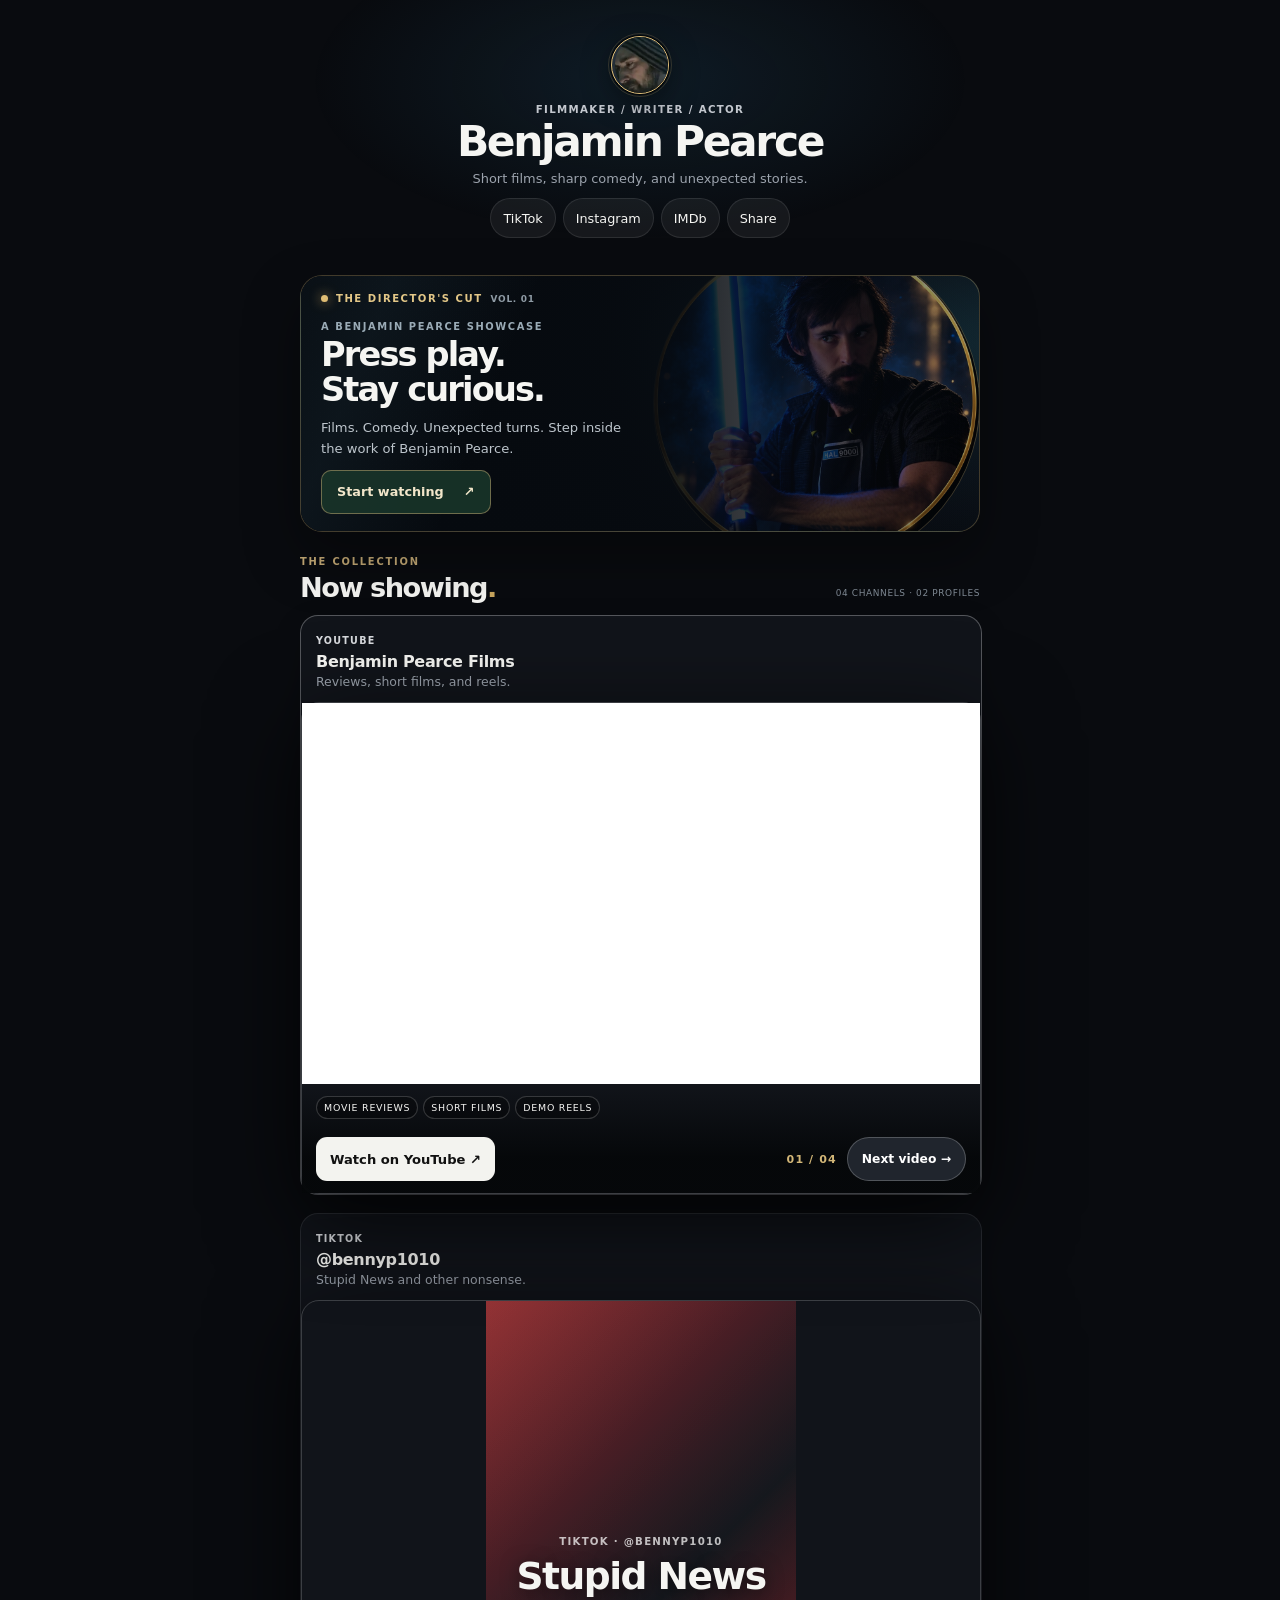
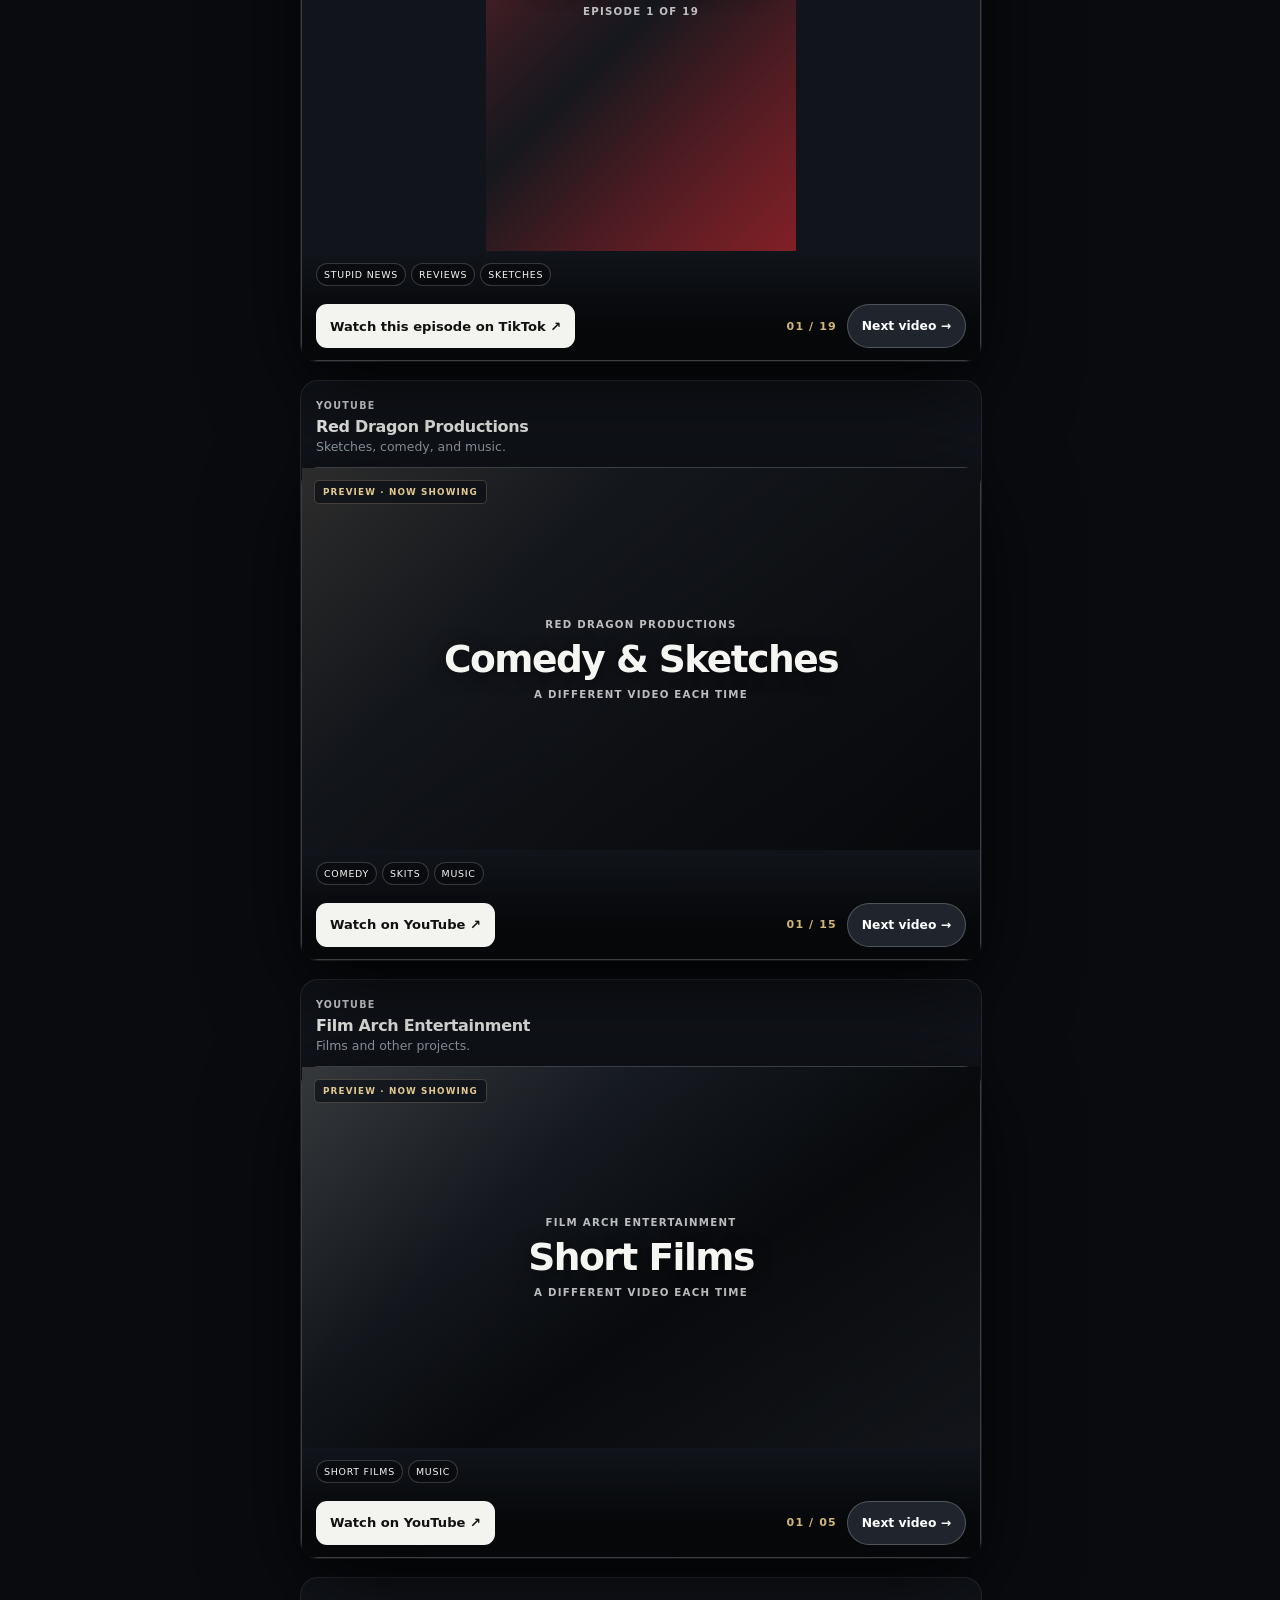
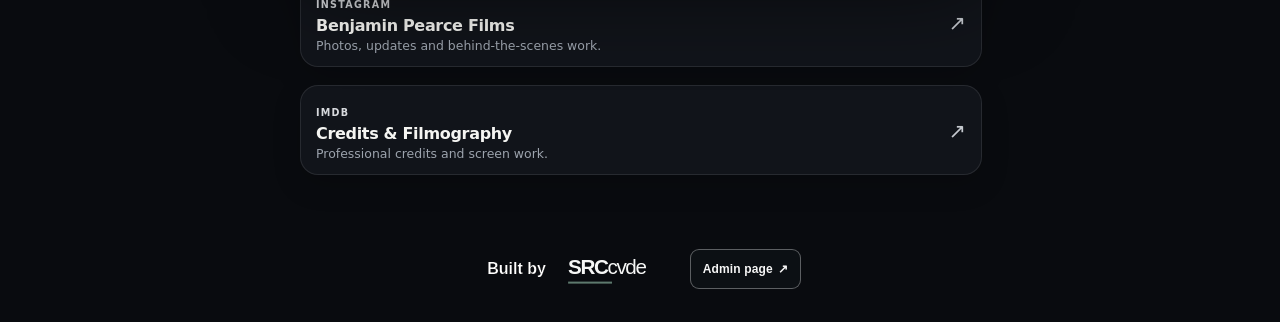
<file: index.html>
<!doctype html>
<html lang="en">
<head>
  <meta charset="utf-8" />
  <meta name="viewport" content="width=device-width, initial-scale=1, viewport-fit=cover" />
  <meta name="theme-color" content="#0f1115" />
  <meta name="description" content="Benjamin Pearce — filmmaker, writer, director, actor and producer. Watch movie reviews, comedy, short films, demo reels, music and more." />
  <meta property="og:type" content="website" />
  <meta property="og:title" content="Benjamin Pearce — Films, Reviews & Comedy" />
  <meta property="og:description" content="Explore Benjamin Pearce's films, reviews, sketches, series, demo reels and production work." />
  <meta name="twitter:card" content="summary" />
  <title>Benjamin Pearce — Watch</title>
  <link rel="manifest" href="./manifest.webmanifest" />
  <link rel="icon" href="./icon.svg" type="image/svg+xml" />
  <link rel="stylesheet" href="./styles.css" />
</head>
<body>
  <div class="app-shell">
    <header class="hero" id="profileTop">
      <div class="portrait premiere-portrait" aria-label="Benjamin Pearce profile photo" role="img"><img alt="" src="./ben-profile-new.webp" /></div>
      <div class="hero-copy">
        <p class="eyebrow">Filmmaker / Writer / Actor</p>
        <h1>Benjamin Pearce</h1>
        <p class="lede">Short films, sharp comedy, and unexpected stories.</p>
      </div>
      <nav class="social-row" aria-label="Social profiles">
        <a href="https://www.tiktok.com/@bennyp1010?_r=1&_t=ZP-9ALxzcQ5oSM" target="_blank" rel="noreferrer">TikTok</a>
        <a href="https://www.instagram.com/benjaminpearcefilms?stkn=MWQ1Z2F6NXBhb2sxZg==" target="_blank" rel="noreferrer">Instagram</a>
        <a href="https://www.imdb.com/name/nm4910822/?ref_=ext_shr" target="_blank" rel="noreferrer">IMDb</a>
        <button class="share-button" id="shareProfile" type="button">Share</button>
      </nav>
      <p class="share-status" id="shareStatus" aria-live="polite"></p>
    </header>

    <main>
      <section class="director-cut" aria-labelledby="directorTitle">
        <div class="director-art" aria-hidden="true"></div>
        <div class="director-content"><p class="director-kicker"><span class="on-air-dot"></span> THE DIRECTOR'S CUT <span class="edition">VOL. 01</span></p><p class="director-overline">A BENJAMIN PEARCE SHOWCASE</p><h2 id="directorTitle">Press play. Stay curious.</h2><p>Films. Comedy. Unexpected turns. Step inside the work of Benjamin Pearce.</p><a class="director-action" href="#mediaFeed">Start watching <span aria-hidden="true">↗</span></a></div>
      </section>
      <div class="showcase-heading"><div><span class="showcase-eyebrow">THE COLLECTION</span><h2>Now showing<span class="showcase-period">.</span></h2></div><span class="showcase-count">04 CHANNELS · 02 PROFILES</span></div>

      <section class="media-feed" id="mediaFeed" aria-label="Benjamin Pearce media channels">

        <article class="media-card" data-collection="films" data-categories="reviews shorts reels" data-source="youtube" data-playlist="CQv0PX1zvoA,UG8G6k8LzXk,_0rj5gMBPRA,R5pkL6bxWOs">
          <div class="card-compact">
            <div>
              <span class="source-pill">YouTube</span>
              <h3>Benjamin Pearce Films</h3>
              <p>Reviews, short films, and reels.</p>
            </div>
            <span class="arrow">↓</span>
          </div>
          <div class="card-expanded">
            <div class="preview-frame landscape">
              <button class="preview-play" type="button" aria-label="Play video">▶ Play video</button>
              <span class="premiere-frame-label" aria-hidden="true">PREVIEW · NOW SHOWING</span>
              <iframe class="media-embed youtube-embed" title="Benjamin Pearce Films videos" data-src="" allow="autoplay; encrypted-media; picture-in-picture" allowfullscreen></iframe>
              <div class="player-status" aria-hidden="true"><span class="player-spinner"></span><small>Loading preview</small></div>
              <div class="embed-poster review"><span>Benjamin Pearce Films</span><strong>Movie Reviews</strong><small>A different video each time</small></div>
            </div>
            <div class="expanded-copy">
              <div>
                <span class="category-tag">Movie Reviews</span>
                <span class="category-tag">Short Films</span>
                <span class="category-tag">Demo Reels</span>
              </div>
              <a class="visit-button" href="https://youtube.com/@benjaminpearcefilms?si=3b_tAPRrUwsw546F" target="_blank" rel="noreferrer">Watch on YouTube ↗</a>
              <span class="video-counter" aria-live="polite"></span><button class="next-video" type="button" aria-label="Play next video">Next video →</button>
            </div>
          </div>
        </article>

        <article class="media-card" data-collection="comedy" data-categories="news reviews comedy" data-source="tiktok" data-playlist="7641362985033780493,7641587983111539981,7678470168686677261,7678843026470423822,7679211886096764173,7681067817738784014,7681437541228203277,7681812184808164622,7683664908994497806,7686262971319864589,7686633393878027534,7687004352032165133,7688859626808315149,7689231809460178189,7689603082476358926,7691457209405820173,7691829159760252174,7692199956639124750,7694056581364714765">
          <div class="card-compact">
            <div>
              <span class="source-pill">TikTok</span>
              <h3>@bennyp1010</h3>
              <p>Stupid News and other nonsense.</p>
            </div>
            <span class="arrow">↓</span>
          </div>
          <div class="card-expanded">
            <div class="preview-frame portrait-video">
              <button class="preview-play" type="button" aria-label="Play video">▶ Play video</button>
              <span class="premiere-frame-label" aria-hidden="true">PREVIEW · NOW SHOWING</span>
              <div class="tiktok-media"><iframe class="media-embed tiktok-embed" title="Stupid News TikTok episode" loading="lazy" allow="encrypted-media; fullscreen; picture-in-picture" allowfullscreen></iframe>
                <div class="player-status" aria-hidden="true"><span class="player-spinner"></span><small>Loading preview</small></div>
              <div class="embed-poster news"><span>TikTok · @bennyp1010</span><strong>Stupid News</strong><small class="tiktok-episode">Episode 1 of 19 · Tap to watch ↗</small></div>
              </div>
            </div>
            <div class="expanded-copy">
              <div>
                <span class="category-tag">Stupid News</span>
                <span class="category-tag">Reviews</span>
                <span class="category-tag">Sketches</span>
              </div>
              <a class="visit-button tiktok-watch" href="https://www.tiktok.com/t/ZPLjj8xga/" target="_blank" rel="noopener noreferrer">Watch this episode on TikTok ↗</a>
              <span class="video-counter" aria-live="polite"></span><button class="next-video" type="button" aria-label="Play next video">Next video →</button>
            </div>
          </div>
        </article>

        <article class="media-card" data-collection="comedy" data-categories="comedy music" data-source="youtube" data-playlist="ubzeDDcWoTg,vsFi-tGq3ZE,YMmu3_IgXns,gEkXbLilo78,S0fqbHTiF6Y,jPcqGvFfZq4,UIGtDeXWVOk,rTRp7KVSBmY,2QSNZpXowSg,lqiP-m09r1s,8ez64BrQ7mw,iv6o8YT8icc,cCOgQpVNuYE,0OBb9_hdoLA,kP7dt-BjI0g">
          <div class="card-compact">
            <div>
              <span class="source-pill">YouTube</span>
              <h3>Red Dragon Productions</h3>
              <p>Sketches, comedy, and music.</p>
            </div>
            <span class="arrow">↓</span>
          </div>
          <div class="card-expanded">
            <div class="preview-frame landscape">
              <button class="preview-play" type="button" aria-label="Play video">▶ Play video</button>
              <span class="premiere-frame-label" aria-hidden="true">PREVIEW · NOW SHOWING</span>
              <iframe class="media-embed youtube-embed" title="Red Dragon Productions videos" data-src="" allow="autoplay; encrypted-media; picture-in-picture" allowfullscreen></iframe>
              <div class="player-status" aria-hidden="true"><span class="player-spinner"></span><small>Loading preview</small></div>
              <div class="embed-poster comedy"><span>Red Dragon Productions</span><strong>Comedy & Sketches</strong><small>A different video each time</small></div>
            </div>
            <div class="expanded-copy">
              <div>
                <span class="category-tag">Comedy</span>
                <span class="category-tag">Skits</span>
                <span class="category-tag">Music</span>
              </div>
              <a class="visit-button" href="https://youtube.com/@reddragonproductions?si=Fs-eHRM4Cp_fD9hI" target="_blank" rel="noreferrer">Watch on YouTube ↗</a>
              <span class="video-counter" aria-live="polite"></span><button class="next-video" type="button" aria-label="Play next video">Next video →</button>
            </div>
          </div>
        </article>

        <article class="media-card" data-collection="films" data-categories="shorts music" data-source="youtube" data-playlist="SEIJ7ckH7tg,OSnpNbLbOzo,YOSZzU-VuKw,TeIfrKifwSU,hbJgOHgXehA">
          <div class="card-compact">
            <div>
              <span class="source-pill">YouTube</span>
              <h3>Film Arch Entertainment</h3>
              <p>Films and other projects.</p>
            </div>
            <span class="arrow">↓</span>
          </div>
          <div class="card-expanded">
            <div class="preview-frame landscape">
              <button class="preview-play" type="button" aria-label="Play video">▶ Play video</button>
              <span class="premiere-frame-label" aria-hidden="true">PREVIEW · NOW SHOWING</span>
              <iframe class="media-embed youtube-embed" title="Film Arch Entertainment videos" data-src="" allow="autoplay; encrypted-media; picture-in-picture" allowfullscreen></iframe>
              <div class="player-status" aria-hidden="true"><span class="player-spinner"></span><small>Loading preview</small></div>
              <div class="embed-poster shorts"><span>Film Arch Entertainment</span><strong>Short Films</strong><small>A different video each time</small></div>
            </div>
            <div class="expanded-copy">
              <div>
                <span class="category-tag">Short Films</span>
                <span class="category-tag">Music</span>
              </div>
              <a class="visit-button" href="https://youtube.com/@filmarchentertainment?si=kKjuXbi9GsBXjgEH" target="_blank" rel="noreferrer">Watch on YouTube ↗</a>
              <span class="video-counter" aria-live="polite"></span><button class="next-video" type="button" aria-label="Play next video">Next video →</button>
            </div>
          </div>
        </article>

        <article class="media-card static-card" data-collection="social" data-categories="all" data-source="instagram">
          <a class="card-compact static-link" href="https://www.instagram.com/benjaminpearcefilms?stkn=MWQ1Z2F6NXBhb2sxZg==" target="_blank" rel="noreferrer">
            <div>
              <span class="source-pill">Instagram</span>
              <h3>Benjamin Pearce Films</h3>
              <p>Photos, updates and behind-the-scenes work.</p>
            </div>
            <span class="arrow">↗</span>
          </a>
        </article>

        <article class="media-card static-card" data-collection="social" data-categories="all" data-source="imdb">
          <a class="card-compact static-link" href="https://www.imdb.com/name/nm4910822/?ref_=ext_shr" target="_blank" rel="noreferrer">
            <div>
              <span class="source-pill">IMDb</span>
              <h3>Credits & Filmography</h3>
              <p>Professional credits and screen work.</p>
            </div>
            <span class="arrow">↗</span>
          </a>
        </article>
      </section>
    </main>


    <footer class="brand-footer">
      <div class="brand-footer-inner">
        <a class="brand-footer-link" href="https://srccvde.com" target="_blank" rel="noopener noreferrer" aria-label="Built by SRCcvde — visit SRCcvde">
          <span class="brand-built-by">Built by</span>
          <span class="brand-logo" aria-hidden="true">
            <svg viewBox="0 0 228 108" xmlns="http://www.w3.org/2000/svg" role="img" focusable="false">
              <text x="26" y="63" fill="#f6f7f6" font-family="Arial,Helvetica,sans-serif" font-weight="700" font-size="41" letter-spacing="-2.8">SRC<tspan font-weight="400">cvde</tspan></text>
              <rect x="26" y="78" width="87" height="4" fill="#5d796d"/>
            </svg>
          </span>
        </a>
        <a class="brand-admin-link" href="./admin/" aria-label="Open admin page">Admin page <span aria-hidden="true">↗</span></a>
      </div>
    </footer>
  </div>
  <script src="./public-cms.js"></script>
</body>
</html>
</file>
<file: styles.css>
:root{
  color-scheme:dark;
  --bg:#090b0f;--panel:#12151b;--text:#f5f5f2;--muted:#9ca3ad;
  --line:rgba(255,255,255,.095);--accent:#b62d35;--max:520px;
}
*{box-sizing:border-box}
html{background:var(--bg);scroll-behavior:smooth}
body{
  margin:0;min-height:100vh;overflow-x:hidden;overscroll-behavior-y:auto;overflow-anchor:none;color:var(--text);
  padding-left:env(safe-area-inset-left);padding-right:env(safe-area-inset-right);padding-bottom:env(safe-area-inset-bottom);
  background:var(--bg);
  font-family:Inter,ui-sans-serif,system-ui,-apple-system,BlinkMacSystemFont,"Segoe UI",sans-serif;
  -webkit-font-smoothing:antialiased;
}
a{color:inherit}button{font:inherit}.app-shell{width:100%;max-width:560px;margin:auto;padding:14px 14px 24px}
.hero{width:min(100%,var(--max));margin:auto;padding:18px 0 12px;text-align:center}
.portrait{width:70px;height:70px;border-radius:50%;display:grid;place-items:center;margin:0 auto 12px;background:linear-gradient(145deg,#2a2f37,#111419);border:1px solid rgba(255,255,255,.15);box-shadow:0 14px 36px rgba(0,0,0,.32);font-weight:800;letter-spacing:.08em}
.eyebrow{margin:0 0 7px;color:#c4c8cf;font-size:.64rem;font-weight:800;letter-spacing:.13em;text-transform:uppercase}
h1{margin:0;font-size:clamp(2.2rem,11vw,3.3rem);line-height:.96;letter-spacing:-.055em}
.lede{max-width:420px;margin:11px auto 0;color:var(--muted);font-size:.9rem;line-height:1.45}
.profile-badges{display:flex;justify-content:center;gap:6px;margin-top:10px}.profile-badges span{font-size:.58rem;text-transform:uppercase;letter-spacing:.11em;color:#8f969f}
.social-row{display:flex;flex-wrap:wrap;justify-content:center;gap:7px;margin-top:14px}
.social-row a,.share-button{min-height:40px;display:inline-flex;align-items:center;padding:9px 12px;border-radius:999px;text-decoration:none;background:rgba(255,255,255,.055);border:1px solid var(--line);font-size:.8rem;color:inherit}
.share-button{appearance:none;cursor:pointer}.share-status{min-height:.8rem;margin:6px 0 0;color:var(--muted);font-size:.7rem}
.intro{width:min(100%,var(--max));margin:22px auto 10px;display:grid;gap:6px}.intro h2{margin:0;font-size:1.62rem;line-height:1.03;letter-spacing:-.04em}.intro>p{margin:0;color:var(--muted);font-size:.82rem;line-height:1.45}
.filter-label-row{width:min(100%,var(--max));margin:15px auto 0;display:flex;justify-content:space-between;gap:12px;color:#7f8791;font-size:.66rem;font-weight:750;letter-spacing:.08em;text-transform:uppercase}
.filter-label-row span:last-child{letter-spacing:0;text-transform:none}
.filter-wrap{position:sticky;top:0;z-index:20;margin-left:-14px;margin-right:-14px;width:calc(100% + 28px);display:flex;gap:7px;overflow-x:auto;padding:9px 14px 12px;scrollbar-width:none;scroll-snap-type:x proximity;background:linear-gradient(var(--bg) 76%,transparent)}
.filter-wrap::-webkit-scrollbar{display:none}.filter{flex:0 0 auto;min-height:38px;padding:8px 12px;border-radius:999px;border:1px solid var(--line);background:#101319;color:#aeb4bd;cursor:pointer;font-size:.79rem;scroll-snap-align:start}.filter.active{background:#f1f1ed;color:#101114;border-color:#f1f1ed}
.feed-hint{width:min(100%,var(--max));margin:0 auto 9px;display:flex;align-items:center;justify-content:center;gap:7px;color:#777f89;transition:.22s ease}.feed-hint.hidden{opacity:0;transform:translateY(-4px)}.feed-hint span{width:5px;height:5px;border-radius:50%;background:var(--accent);box-shadow:0 0 0 4px rgba(182,45,53,.12)}.feed-hint p{margin:0;font-size:.62rem;font-weight:800;letter-spacing:.12em;text-transform:uppercase}
.media-feed{width:min(100%,var(--max));margin:auto;display:grid;gap:10px;padding-bottom:90px}
.media-card{--square-size:520px;position:relative;height:90px;overflow:hidden;border:1px solid var(--line);border-radius:18px;background:rgba(18,21,27,.97);box-shadow:0 10px 28px rgba(0,0,0,.17);transition:height .42s cubic-bezier(.2,.75,.2,1),border-radius .42s ease,border-color .25s ease,box-shadow .35s ease;contain:paint;-webkit-tap-highlight-color:transparent;touch-action:pan-y}
.media-card[hidden]{display:none}.media-card.active:not(.static-card){height:var(--square-size);border-radius:20px;border-color:rgba(255,255,255,.17);box-shadow:0 18px 46px rgba(0,0,0,.3)}
.card-compact{position:absolute;inset:0;z-index:4;min-height:90px;padding:13px 15px;display:flex;align-items:center;justify-content:space-between;gap:14px;opacity:1;transition:opacity .2s ease;cursor:pointer}.card-compact h3{margin:4px 0 3px;font-size:1rem;letter-spacing:-.02em}.card-compact p{margin:0;max-width:calc(100vw - 105px);white-space:nowrap;overflow:hidden;text-overflow:ellipsis;color:var(--muted);font-size:.78rem}.source-pill{font-size:.6rem;font-weight:800;letter-spacing:.13em;text-transform:uppercase;color:#d7d9dd}.arrow{font-size:1.3rem;color:#c5c9cf}
.media-card.active:not(.static-card) .card-compact{opacity:0;pointer-events:none}.card-expanded{position:absolute;inset:0;opacity:0;pointer-events:none;transition:opacity .28s ease .1s}.media-card.active:not(.static-card) .card-expanded{opacity:1;pointer-events:auto}.preview-frame{position:absolute;inset:0;overflow:hidden;background:#080a0d}
.media-embed{position:absolute;inset:0;width:100%;height:100%;border:0;background:#080a0d;opacity:0;transition:opacity .2s ease;z-index:3}.media-card.media-loaded .media-embed{opacity:1}
.embed-poster{position:absolute;inset:0;z-index:1;display:grid;align-content:center;justify-items:center;gap:7px;padding:24px;text-align:center;background:linear-gradient(145deg,#262a30,#101217)}.embed-poster.comedy{background:linear-gradient(145deg,#181b21,#090b0e)}.embed-poster.shorts{background:linear-gradient(145deg,#222832,#090b0e 58%,#181b21)}.embed-poster.news{background:linear-gradient(135deg,#8a222b,#171a20 55%,#aa2932)}.embed-poster span,.embed-poster small{color:rgba(255,255,255,.72);text-transform:uppercase;letter-spacing:.12em;font-size:.64rem;font-weight:800}.embed-poster strong{font-size:clamp(1.5rem,7vw,2.35rem);letter-spacing:-.04em}
.player-status{position:absolute;inset:0;z-index:2;display:grid;place-content:center;justify-items:center;gap:8px;opacity:0;pointer-events:none;background:#090b0f;transition:opacity .15s ease}.media-card.loading .player-status{opacity:1}.media-card.media-loaded .player-status{opacity:0}.player-spinner{width:22px;height:22px;border:2px solid rgba(255,255,255,.2);border-top-color:#fff;border-radius:50%;animation:spin .7s linear infinite}.player-status small{color:var(--muted);font-size:.68rem}
.expanded-copy{position:absolute;z-index:5;left:0;right:0;bottom:0;padding:58px 13px 13px;background:linear-gradient(transparent,rgba(5,7,9,.96) 68%)}.expanded-copy>div{display:flex;flex-wrap:wrap;gap:5px;max-height:54px;overflow:hidden;margin-bottom:8px}.category-tag{padding:5px 7px;border:1px solid rgba(255,255,255,.18);background:rgba(0,0,0,.28);border-radius:999px;font-size:.59rem;letter-spacing:.08em;text-transform:uppercase}.visit-button{display:flex;align-items:center;justify-content:center;min-height:44px;padding:11px 14px;border-radius:11px;text-decoration:none;background:#f3f3ef;color:#111;font-size:.82rem;font-weight:800}.tiktok-media{position:absolute;inset:0;text-decoration:none;z-index:2}
.static-card{height:90px!important}.static-link{text-decoration:none}
.empty-state{width:min(100%,var(--max));margin:0 auto 70px;padding:28px 20px;text-align:center;border:1px dashed rgba(255,255,255,.12);border-radius:18px;color:var(--muted)}.empty-state strong{display:block;color:var(--text);margin-bottom:5px}
.mobile-dock{position:fixed;z-index:50;left:50%;bottom:max(10px,env(safe-area-inset-bottom));transform:translateX(-50%);width:min(calc(100% - 28px),500px);min-height:58px;display:grid;grid-template-columns:repeat(3,1fr);padding:6px;border:1px solid rgba(255,255,255,.12);border-radius:18px;background:rgba(14,16,21,.88);box-shadow:0 16px 40px rgba(0,0,0,.38);-webkit-backdrop-filter:blur(18px);backdrop-filter:blur(18px)}.mobile-dock button{appearance:none;border:0;background:transparent;color:#aeb4bd;min-height:46px;border-radius:13px;display:grid;place-items:center;align-content:center;gap:1px}.mobile-dock span{font-size:1.05rem;line-height:1}.mobile-dock small{font-size:.61rem;font-weight:750}
footer{width:min(100%,var(--max));margin:auto;padding:20px 0 92px;border-top:1px solid var(--line);display:flex;flex-direction:column;gap:8px;color:#7f8690;font-size:.74rem}footer a{text-decoration:none;color:#bdc2ca}
:focus-visible{outline:2px solid rgba(255,255,255,.9);outline-offset:3px}
@keyframes spin{to{transform:rotate(360deg)}}
@media (min-width:720px){:root{--max:620px}.app-shell{max-width:700px;padding:28px}.hero{padding-top:32px}.intro{grid-template-columns:1fr 1fr;gap:20px}.filter-wrap{margin-left:auto;margin-right:auto;width:min(100%,var(--max));padding-left:0;padding-right:0}.mobile-dock{display:none}.media-feed{padding-bottom:54px}footer{flex-direction:row;justify-content:space-between;padding-bottom:30px}}
@media (min-width:1100px){:root{--max:680px}.app-shell{max-width:780px}}
@media (prefers-reduced-motion:reduce){*{animation:none!important;transition:none!important;scroll-behavior:auto!important}}

/* The expanded player fits the usable screen, including the bottom dock. */
.media-card.active:not(.static-card){max-height:calc(100dvh - 128px)}
.media-card{scroll-margin-block:64px}

/* Stable preview: opening never changes the height or position of feed cards. */
.media-card,.media-card.active:not(.static-card){height:90px!important;max-height:none;overflow:visible;contain:none}
.media-card.active:not(.static-card){border-radius:18px;box-shadow:0 10px 28px rgba(0,0,0,.17)}
.media-card.active:not(.static-card) .card-compact{opacity:1;pointer-events:auto}
.media-card .card-expanded{position:fixed;inset:auto;left:50%;top:50%;transform:translate(-50%,-50%) scale(.97);width:min(calc(100vw - 28px),var(--max));height:min(calc(100dvh - 128px),var(--square-size));max-height:calc(100dvh - 128px);border:1px solid rgba(255,255,255,.18);border-radius:18px;overflow:hidden;z-index:70;box-shadow:0 24px 90px rgba(0,0,0,.7);opacity:0;visibility:hidden;pointer-events:none;transition:opacity .24s ease,transform .28s cubic-bezier(.2,.75,.2,1),visibility 0s linear .28s}
.media-card.active:not(.static-card) .card-expanded{opacity:1;visibility:visible;pointer-events:auto;transform:translate(-50%,-50%) scale(1);transition:opacity .24s ease,transform .28s cubic-bezier(.2,.75,.2,1)}
.close-preview{position:absolute;right:12px;top:12px;z-index:9;border:1px solid rgba(255,255,255,.3);background:rgba(10,12,15,.78);color:#fff;border-radius:50%;width:36px;height:36px;display:grid;place-items:center;font-size:1.3rem;cursor:pointer}

/* r17: one dedicated player layer; the feed never changes size. */
.media-card,.media-card.active:not(.static-card){height:90px!important;overflow:hidden!important;contain:none!important;transition:border-color .2s ease,background .2s ease!important}
.media-card.active:not(.static-card){border-color:rgba(220,91,100,.75);background:#21181c}
.media-card .card-expanded{display:none!important}
.card-compact,.media-card.active:not(.static-card) .card-compact{opacity:1!important;pointer-events:auto!important}
.watch-stage{position:fixed;inset:0;z-index:65;display:grid;place-items:center;pointer-events:none;visibility:hidden;opacity:0;transition:opacity .22s ease,visibility 0s linear .22s}
.watch-stage.open{visibility:visible;opacity:1;transition:opacity .22s ease}
.watch-backdrop{position:absolute;inset:0;background:rgba(4,5,8,.55);pointer-events:none}
.watch-panel{position:relative;width:min(calc(100vw - 28px),560px);max-height:calc(100dvh - 110px - env(safe-area-inset-bottom));display:flex;flex-direction:column;overflow:hidden;background:#101217;border:1px solid rgba(255,255,255,.2);border-radius:18px;box-shadow:0 20px 80px rgba(0,0,0,.65);transform:scale(.975);transition:transform .22s ease;pointer-events:auto}
.watch-stage.open .watch-panel{transform:scale(1)}
.watch-top,.watch-bottom{display:flex;align-items:center;justify-content:space-between;gap:12px;padding:10px 13px;flex:0 0 auto}
.watch-heading{font-weight:750;font-size:.9rem;white-space:nowrap;overflow:hidden;text-overflow:ellipsis}
.watch-close{width:36px;height:36px;border-radius:50%;border:1px solid rgba(255,255,255,.22);background:#24262b;color:#fff;font-size:1.3rem;cursor:pointer}
.watch-content{min-height:0;display:flex;flex-direction:column;overflow:auto;overscroll-behavior:contain}
.watch-content .card-expanded{display:flex!important;position:relative!important;inset:auto!important;top:auto!important;left:auto!important;width:100%!important;height:auto!important;max-height:none!important;opacity:1!important;visibility:visible!important;pointer-events:auto!important;transform:none!important;transition:none!important;box-shadow:none!important;border:0!important;border-radius:0!important;flex-direction:column;overflow:visible!important}
.watch-content .close-preview{display:none}
.watch-content .preview-frame{position:relative!important;inset:auto!important;width:100%;height:auto;aspect-ratio:16/9;flex:0 0 auto;overflow:hidden}
.watch-content .preview-frame.portrait-video{aspect-ratio:9/16;max-height:calc(100dvh - 260px);width:min(100%,calc((100dvh - 260px)*9/16));align-self:center}
.watch-content .expanded-copy{position:relative!important;inset:auto!important;padding:12px!important;background:#101217!important}
.watch-content .expanded-copy>div{margin-bottom:8px}
.watch-content .media-embed{position:absolute;inset:0;width:100%;height:100%}
.watch-content .tiktok-media{position:absolute;inset:0}
.watch-bottom{color:#9ca3ad;font-size:.7rem}
@media (min-width:720px){.watch-panel{max-height:calc(100dvh - 36px)}}
@media (prefers-reduced-motion:reduce){.watch-stage,.watch-panel{transition:none!important}}

/* Player iframe is moved outside its source card; reveal it on load. */
.watch-content .media-embed{opacity:1!important}
.watch-content .player-status{display:none!important}

/* Native portrait TikTok iframe; fallback link remains below. */
.watch-content .tiktok-embed{opacity:1!important;z-index:4;background:#000}
.watch-content .portrait-video .embed-poster{display:none}

.portrait{overflow:hidden}.portrait img{display:block;width:100%;height:100%;object-fit:cover;object-position:center}

/* No bottom navigation; preserve only the device safe area. */
.mobile-dock{display:none!important}
.media-feed{padding-bottom:24px!important}
footer{padding-bottom:calc(24px + env(safe-area-inset-bottom))!important}
.watch-panel{max-height:calc(100dvh - 36px - env(safe-area-inset-bottom))}
.watch-content .preview-frame.portrait-video{max-height:calc(100dvh - 190px);width:min(100%,calc((100dvh - 190px)*9/16))}

/* r23: inline streaming portfolio — no overlays or expanding cards. */
.media-feed{gap:18px;padding-bottom:26px!important}
.media-card,.media-card.active:not(.static-card){height:auto!important;overflow:visible!important;contain:none!important;border-radius:18px;transition:border-color .2s ease!important}
.media-card .card-compact,.media-card.active:not(.static-card) .card-compact{position:relative!important;inset:auto!important;min-height:78px;opacity:1!important;pointer-events:auto!important;cursor:default}
.media-card .card-expanded,.media-card.active:not(.static-card) .card-expanded{display:block!important;position:relative!important;inset:auto!important;opacity:1!important;visibility:visible!important;pointer-events:auto!important;transform:none!important;height:auto!important;max-height:none!important;overflow:visible!important;transition:none!important}
.media-card .preview-frame{position:relative!important;inset:auto!important;width:100%;height:auto;aspect-ratio:16/9;overflow:hidden;background:#080a0d}
.media-card .preview-frame.portrait-video{aspect-ratio:9/16;width:min(100%,310px);max-height:min(70dvh,550px);margin:0 auto}
.media-card .preview-frame .media-embed{position:absolute;inset:0;width:100%;height:100%;z-index:3}
.media-card.playing .media-embed{opacity:1!important}
.media-card .preview-frame.portrait-video .tiktok-media{position:absolute;inset:0;width:100%;height:100%}
.media-card .expanded-copy{position:relative!important;inset:auto!important;padding:12px 14px!important;display:flex;flex-wrap:wrap;align-items:center;gap:10px}
.media-card .expanded-copy>div{width:100%;display:flex;flex-wrap:wrap;gap:5px}
.media-card .player-status{display:none!important}
.media-card .close-preview{display:none!important}
.media-card .tiktok-embed{opacity:0;transition:opacity .2s}
.media-card .next-video{margin-left:auto;border:1px solid rgba(255,255,255,.22);background:#20252d;color:#fff;border-radius:999px;padding:10px 14px;font-size:.77rem;font-weight:650;cursor:pointer}
.media-card.playing{border-color:rgba(255,255,255,.28)}
.media-card.static-card{height:90px!important;overflow:hidden!important}
.media-card.static-card .card-compact{min-height:90px}
.media-card:not(.static-card) .arrow{display:none}
@media (max-width:400px){.media-card .preview-frame.portrait-video{max-height:65dvh;width:min(100%,calc(65dvh * 9/16))}}

/* Full-bleed SRCcvde signature footer: brand green with gold outline. */
.app-shell{padding-bottom:0}
.brand-footer{box-sizing:border-box;width:100vw!important;max-width:none!important;position:relative;left:50%;transform:translateX(-50%);margin:24px 0 0!important;padding:0!important;display:block!important;border:0!important;background:#174e2e;color:#f4d47a}
.brand-footer-link{box-sizing:border-box;min-height:82px;width:100%;display:flex;align-items:center;justify-content:center;gap:.4em;padding:20px 16px calc(20px + env(safe-area-inset-bottom));border:2px solid #d8ae48;background:#174e2e;color:#f5df9a!important;text-decoration:none;font-size:clamp(1.12rem,4.4vw,1.65rem);font-weight:750;letter-spacing:.02em;text-align:center}
.brand-footer-link strong{color:#fff4c4;font-weight:900;letter-spacing:.055em;text-shadow:0 1px 0 #78591a,0 0 12px rgba(255,214,108,.12)}
.brand-footer-link:hover,.brand-footer-link:focus-visible{background:#20683d;outline-offset:-5px}

/* r27: simple full-width footer, with brand colors on lettering only. */
.brand-footer{background:transparent!important;color:inherit!important;margin-top:20px!important}
.brand-footer-link{background:transparent!important;border:0!important;min-height:58px;padding:12px 16px calc(16px + env(safe-area-inset-bottom));font-size:clamp(1rem,4vw,1.35rem);color:#26824c!important}
.brand-footer-link strong{color:#26824c!important;text-shadow:-1px -1px 0 #d8ae48,1px -1px 0 #d8ae48,-1px 1px 0 #d8ae48,1px 1px 0 #d8ae48,0 0 1px #d8ae48!important}
.brand-footer-link:hover,.brand-footer-link:focus-visible{background:transparent!important;color:#35a363!important;text-decoration:underline;text-decoration-color:#d8ae48;text-underline-offset:5px}

/* r28: keep unloaded embedded documents invisible, preserving dark posters. */
.media-card:not(.playing) .media-embed{visibility:hidden!important;opacity:0!important;pointer-events:none!important}
.media-card .preview-frame,.media-card .tiktok-media{background:#080a0d!important}
.media-card .embed-poster{background-color:#101217!important}
.media-card.playing .media-embed{background:#080a0d!important}

/* r29: premium dark emerald gradient lettering, hairline gold type outline; no banner. */
.brand-footer,.brand-footer-link{background:transparent!important;border:0!important;box-shadow:none!important}
.brand-footer-link{color:#d6c7a3!important;font-weight:650;letter-spacing:.025em}
.brand-footer-link strong{display:inline-block;background:linear-gradient(115deg,#07160f 0%,#123e2a 38%,#216744 72%,#0b281c 100%)!important;background-clip:text!important;-webkit-background-clip:text!important;color:transparent!important;-webkit-text-fill-color:transparent!important;-webkit-text-stroke:.65px #d8b968;text-shadow:none!important;font-weight:900;letter-spacing:.065em;filter:drop-shadow(0 1px 1px rgba(216,185,104,.2))}
.brand-footer-link span{color:#bfa66b}

/* r31: legible premium wordmark; prevent decorative-font glyph substitution on final e. */
.brand-footer-link strong{font-family:Arial,Helvetica,sans-serif!important;font-variant-ligatures:none!important;font-feature-settings:"liga" 0,"calt" 0!important;letter-spacing:.035em!important;font-weight:800!important;background:linear-gradient(120deg,#0b261a 0%,#1c5d3c 48%,#103c2a 100%)!important;-webkit-background-clip:text!important;background-clip:text!important;-webkit-text-fill-color:transparent!important;-webkit-text-stroke:1.35px #dfbc66!important;text-shadow:none!important;filter:none!important;padding:0 .04em;paint-order:stroke fill}

/* r32: fine gold hairline, not a heavy outline. */
.brand-footer-link strong{-webkit-text-stroke:.55px #dfbc66!important}

/* r33: bold forest-green wordmark, fine champagne-gold edge, discreet lift. */
.brand-footer-link strong{font-family:Arial,Helvetica,sans-serif!important;font-weight:900!important;letter-spacing:.015em!important;background:linear-gradient(180deg,#276b46 0%,#174d32 42%,#0c3020 100%)!important;background-clip:text!important;-webkit-background-clip:text!important;-webkit-text-fill-color:transparent!important;-webkit-text-stroke:.45px #e7c77a!important;text-shadow:none!important;filter:drop-shadow(0 2px 2px rgba(0,0,0,.8)) drop-shadow(0 0 3px rgba(231,199,122,.20))!important}

/* r35 — cinematic editorial showcase; original inline video feed remains intact. */
.director-cut{position:relative;isolation:isolate;overflow:hidden;width:min(100%,var(--max));min-height:325px;margin:12px auto 30px;border:1px solid rgba(214,183,112,.28);border-radius:22px;background:radial-gradient(ellipse at 83% 28%,#183c48 0%,#101b24 36%,#080b11 80%);box-shadow:0 24px 55px rgba(0,0,0,.35)}
.director-cut:before{content:"";position:absolute;inset:0;z-index:-1;background:linear-gradient(90deg,rgba(6,10,15,.99) 0%,rgba(6,10,15,.92) 45%,rgba(6,10,15,.23) 100%)}
.director-art{position:absolute;inset:0 0 0 31%;z-index:-2;opacity:.65;mask-image:linear-gradient(90deg,transparent,#000 35%)}
.director-art img{width:100%;height:100%;object-fit:cover;object-position:48% 45%;filter:saturate(.86) contrast(1.1)}
.director-content{position:relative;z-index:1;display:flex;flex-direction:column;align-items:flex-start;justify-content:flex-end;min-height:325px;padding:26px 24px}
.director-kicker{display:flex;align-items:center;gap:8px;margin:0 0 auto;color:#e3c787;font-size:.63rem;font-weight:850;letter-spacing:.15em}
.on-air-dot{height:7px;width:7px;flex:none;border-radius:50%;background:#e0bd74;box-shadow:0 0 12px #bd9652}
.edition{color:#8f9ba5;font-size:.56rem;letter-spacing:.08em}
.director-overline{color:#9aabb6;font-size:.62rem;letter-spacing:.16em;font-weight:800;margin:36px 0 7px}
.director-content h2{font-size:clamp(1.8rem,6.8vw,2.55rem);letter-spacing:-.055em;line-height:1.04;max-width:350px;margin:0 0 10px;text-wrap:balance}
.director-content>p:not(.director-kicker):not(.director-overline){max-width:305px;font-size:.82rem;line-height:1.55;color:#bdc5cc;margin:0 0 17px}
.director-action{display:inline-flex;gap:20px;align-items:center;justify-content:space-between;padding:11px 15px;min-height:44px;border-radius:10px;border:1px solid rgba(230,196,128,.42);background:rgba(25,53,42,.9);color:#f2e6ca;font-size:.8rem;font-weight:800;text-decoration:none}
.director-action:hover{background:#245b41}
.showcase-heading{width:min(100%,var(--max));margin:0 auto 12px;display:flex;align-items:end;justify-content:space-between;gap:12px}
.showcase-eyebrow{font-size:.62rem;letter-spacing:.18em;font-weight:800;color:#c7ac77}
.showcase-heading h2{font-size:1.7rem;letter-spacing:-.055em;margin:3px 0 0}
.showcase-period{color:#c9a65e}
.showcase-count{font-size:.56rem;color:#818b96;letter-spacing:.07em;text-align:right;padding-bottom:5px}
.collection-nav{width:min(100%,var(--max));margin:0 auto 18px;display:flex;gap:8px;overflow-x:auto;scrollbar-width:none;padding:2px 0 8px}
.collection-nav::-webkit-scrollbar{display:none}
.collection-chip{flex:none;min-height:38px;padding:8px 13px;border-radius:999px;border:1px solid rgba(220,224,230,.16);background:#141820;color:#c3c8ce;font-size:.76rem;font-weight:750;cursor:pointer}
.collection-chip.selected{background:#e9d8b2;color:#141a17;border-color:#e9d8b2}
.media-card[hidden]{display:none!important}
.hero{animation:showcase-in .65s ease both}
.director-cut{animation:showcase-in .7s .08s ease both}
@keyframes showcase-in{from{opacity:0;transform:translateY(10px)}to{opacity:1;transform:translateY(0)}}
@media(max-width:420px){.director-content{padding:21px 18px}.director-art{left:25%;opacity:.45}.director-content h2{max-width:270px}.showcase-count{font-size:.5rem}}
@media(prefers-reduced-motion:reduce){.hero,.director-cut{animation:none!important}}

/* r37: Premiere Experience — lighting, tactile poster overlays, and episode counters. */
.hero{position:relative;isolation:isolate}
.hero:before{content:"";position:absolute;inset:-38px -12px auto;z-index:-1;height:260px;pointer-events:none;background:radial-gradient(ellipse at 50% 35%,rgba(46,117,158,.16),transparent 66%);animation:premiere-breathe 7s ease-in-out infinite alternate}
.premiere-portrait{position:relative;box-shadow:0 0 0 1px rgba(211,185,126,.26),0 0 30px rgba(36,112,160,.24),0 18px 42px rgba(0,0,0,.5)!important}
.premiere-portrait:after{content:"";position:absolute;inset:0;pointer-events:none;border-radius:inherit;box-shadow:inset 0 0 22px rgba(67,153,201,.13)}
.director-cut:after{content:"";position:absolute;inset:-40% -20%;z-index:-1;pointer-events:none;background:linear-gradient(112deg,transparent 32%,rgba(102,170,197,.07) 49%,transparent 62%);transform:translateX(-30%);animation:premiere-light 10s ease-in-out infinite alternate}
.media-card .preview-frame{isolation:isolate}
.media-card .embed-poster{overflow:hidden}
.media-card .embed-poster:after{content:"";position:absolute;inset:0;pointer-events:none;background:linear-gradient(135deg,rgba(222,195,137,.10),transparent 32%,rgba(0,0,0,.24));}
.media-card .embed-poster strong{position:relative;z-index:1;text-shadow:0 3px 18px rgba(0,0,0,.5)}
.media-card .embed-poster span,.media-card .embed-poster small{position:relative;z-index:1}
.media-card .preview-frame:before{content:"▶";position:absolute;z-index:2;left:50%;top:50%;transform:translate(-50%,-50%);display:grid;place-items:center;width:48px;height:48px;padding-left:3px;border-radius:50%;border:1px solid rgba(232,204,150,.5);background:rgba(10,16,23,.62);color:#f0dcae;font-size:1.1rem;pointer-events:none;box-shadow:0 6px 25px rgba(0,0,0,.4);opacity:.9}
.media-card.playing .preview-frame:before{opacity:0}
.media-card .premiere-frame-label{position:absolute;top:12px;left:12px;z-index:2;font-size:.55rem;letter-spacing:.13em;font-weight:850;color:#e2c992;background:rgba(8,12,18,.62);border:1px solid rgba(226,201,146,.24);border-radius:5px;padding:6px 8px;pointer-events:none}
.media-card.playing .premiere-frame-label{opacity:0}
.video-counter{margin-left:auto;font-size:.69rem;letter-spacing:.1em;font-weight:800;color:#d3b778;font-variant-numeric:tabular-nums}
.media-card .next-video{margin-left:0!important}
@keyframes premiere-breathe{from{opacity:.45;transform:scale(.96)}to{opacity:1;transform:scale(1.06)}}
@keyframes premiere-light{from{transform:translateX(-40%)}to{transform:translateX(40%)}}
@media(prefers-reduced-motion:reduce){.hero:before,.director-cut:after{animation:none!important}}

/* r38: visitors reach the content quickly and choose when to play. */
.hero{padding-top:8px!important;padding-bottom:8px!important}
.hero .portrait{width:58px;height:58px;margin-bottom:9px}
.hero h1{font-size:clamp(1.9rem,8vw,2.65rem)}
.hero .lede{margin-top:7px;font-size:.81rem}
.hero .social-row{margin-top:10px}
.director-cut{min-height:0;margin:10px auto 18px}
.director-content{min-height:0;padding:17px 20px}
.director-overline{margin:17px 0 6px}
.director-content h2{font-size:clamp(1.5rem,6vw,2.1rem)}
.director-content>p:not(.director-kicker):not(.director-overline){margin-bottom:11px}
.hero:before,.director-cut:after{animation:none!important}
.media-card .preview-frame:before{display:none!important}
.media-card .preview-play{position:absolute;z-index:5;inset:0;width:100%;border:0;display:grid;place-content:center;gap:8px;justify-items:center;background:transparent;color:#f0dcae;font-weight:800;font-size:.88rem;text-shadow:0 2px 12px #000;cursor:pointer}
.media-card .preview-play:before{content:"";position:absolute;z-index:-1;top:50%;left:50%;width:66px;height:66px;transform:translate(-50%,-50%);border-radius:50%;background:rgba(9,16,23,.76);border:1px solid rgba(234,206,151,.55);box-shadow:0 8px 35px rgba(0,0,0,.5)}
.media-card.playing .preview-play{display:none}
.media-card .next-video{min-height:44px}

/* r39: maintain an accessible, explicit video start affordance. */
.media-card .preview-play:focus-visible{outline:3px solid #f0dcae;outline-offset:-5px}
.media-card .preview-play:hover{background:rgba(9,16,23,.13)}
.media-card .preview-play{touch-action:manipulation}

/* r40: use Ben's supplied beanie portrait as the Director's Cut backdrop. */
.director-art{inset:0!important;left:0!important;opacity:1!important;mask-image:none!important}
.director-art img{display:none!important}
.director-art{background-image:linear-gradient(90deg,rgba(5,9,12,.92) 0%,rgba(5,9,12,.76) 42%,rgba(5,9,12,.16) 100%),url("[data-uri]");background-size:cover;background-position:57% 43%}

/* r41: fine champagne-gold portrait ring. */
.hero .portrait{border:1px solid #e2c17a!important;outline:1px solid rgba(226,193,122,.18);outline-offset:2px;overflow:hidden;box-shadow:0 0 0 1px rgba(0,0,0,.8),0 8px 28px rgba(0,0,0,.5)!important}
.hero .portrait img{width:100%;height:100%;object-fit:cover;display:block;border-radius:50%}

/* r42: genuine uploaded lightsaber photo, not an embedded substitute. */
.director-art{background-image:linear-gradient(90deg,rgba(5,9,12,.91) 0%,rgba(5,9,12,.68) 46%,rgba(5,9,12,.18) 100%),url('./directors-cut-saber.webp')!important;background-size:cover!important;background-position:55% 40%!important}
@media(max-width:420px){.director-art{background-position:55% center!important}}

/* r44: recenter Ben's face inside the existing gold portrait ring. */
.hero .portrait img{transform:translateX(9%) scale(1.08);transform-origin:center center}

/* r45: user-supplied gold-ring circular portrait as Director's Cut backdrop. */
.director-art{background-image:linear-gradient(90deg,rgba(5,9,12,.88) 0%,rgba(5,9,12,.68) 48%,rgba(5,9,12,.28) 100%),url('./director-circle-new.webp')!important;background-size:cover!important;background-position:50% 44%!important}

/* r46: right-align circular portrait, retain its outline and keep copy readable. */
.director-art{background-image:linear-gradient(90deg,rgba(5,9,12,.96) 0%,rgba(5,9,12,.87) 37%,rgba(5,9,12,.42) 66%,rgba(5,9,12,.08) 100%),url('./director-circle-new.webp')!important;background-size:100% 100%,auto 112%!important;background-position:center,92% center!important;background-repeat:no-repeat!important;background-color:#080d14!important}
@media(max-width:650px){.director-art{background-size:100% 100%,auto 105%!important;background-position:center,83% center!important}}

/* r47: use verified 4096px Director's Cut asset; retain offset framing. */
.director-art{background-image:linear-gradient(90deg,rgba(5,9,12,.96) 0%,rgba(5,9,12,.87) 37%,rgba(5,9,12,.42) 66%,rgba(5,9,12,.08) 100%),url('./ben-pearce-directors-cut-4k.webp')!important}

/* r48: restore clear hierarchy in Director's Cut on narrow screens. */
.director-art{background-image:linear-gradient(90deg,rgba(7,11,17,.97) 0%,rgba(7,11,17,.83) 40%,rgba(7,11,17,.25) 100%),url('./ben-pearce-directors-cut-4k.webp')!important;background-size:100% 100%,auto 96%!important;background-position:center,right -38px center!important;background-repeat:no-repeat!important}
@media(max-width:650px){.director-art{background-image:linear-gradient(90deg,rgba(7,11,17,.97) 0%,rgba(7,11,17,.92) 40%,rgba(7,11,17,.53) 75%,rgba(7,11,17,.35) 100%),url('./ben-pearce-directors-cut-4k.webp')!important;background-size:100% 100%,auto 79%!important;background-position:center,right -115px center!important}.director-cut:before{background:linear-gradient(90deg,rgba(6,10,15,.4),transparent 75%)!important}}

/* r49: bring portrait back into frame on mobile without covering headline. */
@media(max-width:650px){.director-art{background-size:100% 100%,auto 88%!important;background-position:center,right -12px center!important}}

/* r50: eliminate square image backdrop by clipping the photo itself to a circle. */
.director-art{background-image:none!important;background-color:transparent!important;overflow:hidden!important}
.director-art::before{content:"";position:absolute;display:block;width:min(48%,360px);aspect-ratio:1;right:0;top:50%;transform:translateY(-50%);border-radius:50%;background-image:url('./ben-pearce-directors-cut-4k.webp');background-size:cover;background-position:center;background-repeat:no-repeat;box-shadow:0 0 0 1px rgba(216,176,101,.4);opacity:.92}
.director-art::after{content:"";position:absolute;inset:0;pointer-events:none;background:linear-gradient(90deg,rgba(7,11,17,.82) 0%,rgba(7,11,17,.58) 45%,rgba(7,11,17,.05) 100%)}
@media(max-width:650px){.director-art::before{width:88%;max-width:360px;right:-4%;top:50%;transform:translateY(-50%)}.director-art::after{background:linear-gradient(90deg,rgba(7,11,17,.87) 0%,rgba(7,11,17,.54) 46%,rgba(7,11,17,.03) 100%)}}

/* r51: remove intrusive gold Play Video overlay on scroll previews. */
.media-card .preview-play{display:none!important}

/* Published CMS artwork override */
.director-art.cms-director-art::before{background-image:var(--cms-director-image)!important}

/* Final footer identity: fine black-outlined white credit + SRCcvde logo. */
.brand-footer{width:100%!important;margin-top:24px!important;padding:12px 14px calc(20px + env(safe-area-inset-bottom))!important;background:transparent!important;border:0!important}
.brand-footer-inner{display:flex;align-items:center;justify-content:center;gap:12px;flex-wrap:wrap}
.brand-footer .brand-footer-link{display:inline-flex!important;align-items:center;justify-content:center;gap:9px;width:auto!important;min-height:44px!important;margin:0!important;padding:5px 8px!important;background:transparent!important;border:0!important;box-shadow:none!important;text-decoration:none!important}
.brand-footer .brand-built-by{display:inline-block;color:#fff!important;-webkit-text-fill-color:#fff!important;-webkit-text-stroke:.2px #000;text-shadow:0 0 .35px #000!important;font-family:Arial,Helvetica,sans-serif;font-size:clamp(13px,3.3vw,16px);font-weight:650;white-space:nowrap;letter-spacing:0}
.brand-footer .brand-logo{display:inline-flex;width:115px;height:55px;overflow:hidden;align-items:center;justify-content:center;flex-shrink:0}
.brand-footer .brand-logo svg{display:block;width:100%;height:100%}
.brand-footer .brand-admin-link{display:inline-flex;align-items:center;gap:5px;min-height:40px;padding:9px 12px;border:1px solid #ffffff55;border-radius:9px;color:#f6f6f6!important;background:#10171a80;font:600 12px Arial,Helvetica,sans-serif;letter-spacing:.01em;text-decoration:none}
.brand-footer .brand-admin-link:hover,.brand-footer .brand-admin-link:focus-visible{border-color:#d6b777;background:#ffffff13}
@media(max-width:380px){.brand-footer-inner{gap:5px}.brand-footer .brand-logo{width:94px;height:46px}.brand-footer .brand-footer-link{gap:4px;padding:3px!important}.brand-footer .brand-admin-link{padding:8px;font-size:11px}}
</file>
